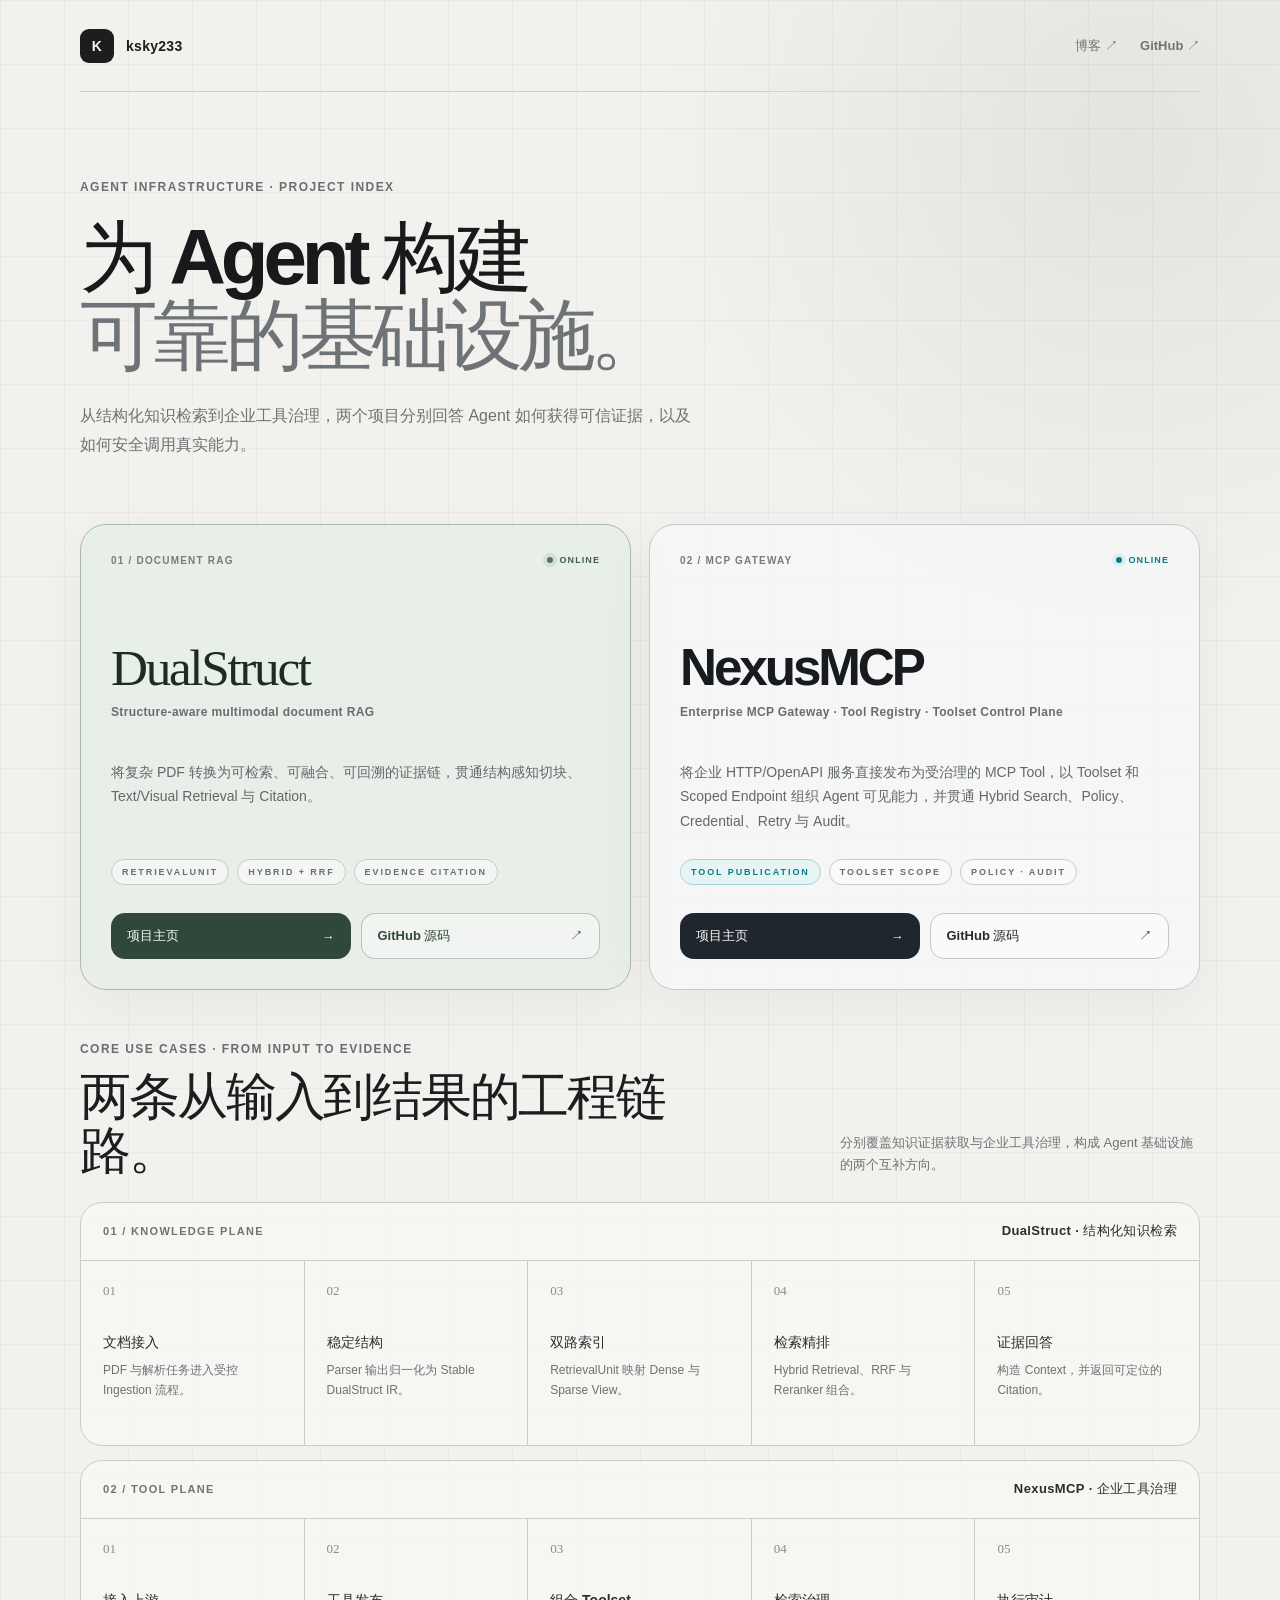
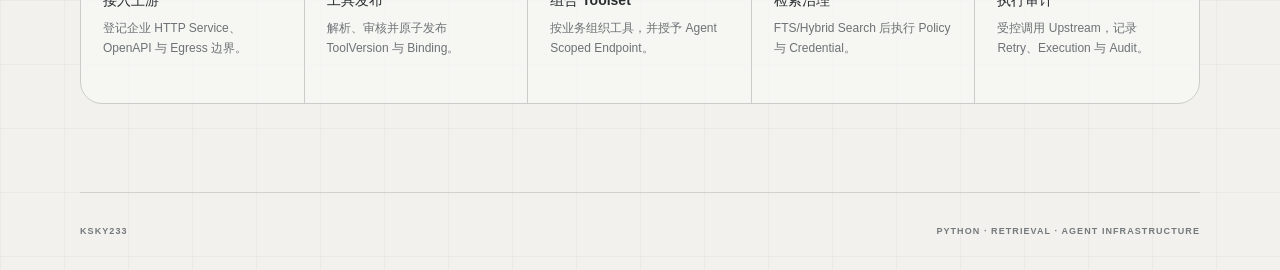
<file: index.html>
<!doctype html>
<html lang="zh-CN">
  <head>
    <meta charset="UTF-8" />
    <meta name="viewport" content="width=device-width, initial-scale=1.0" />
    <meta name="description" content="ksky233 的 Agent Infrastructure 工程项目主页，涵盖结构化知识检索与企业工具治理。" />
    <meta name="theme-color" content="#eeeee9" />
    <meta property="og:title" content="ksky233 · Agent Infrastructure" />
    <meta property="og:description" content="从结构化知识检索到企业工具治理，为 Agent 构建可靠的基础设施。" />
    <meta property="og:type" content="website" />
    <meta property="og:url" content="https://dearloom.me/" />
    <link rel="canonical" href="https://dearloom.me/" />
    <link rel="stylesheet" href="./styles.css" />
    <title>ksky233 · Agent Infrastructure</title>
  </head>
  <body>
    <a class="skip-link" href="#projects">跳转到项目</a>
    <div class="page-shell">
      <header class="site-header">
        <a class="identity" href="./" aria-label="ksky233 首页">
          <span class="identity-mark" aria-hidden="true">K</span>
          <span>ksky233</span>
        </a>
        <nav class="site-nav" aria-label="站点导航">
          <a class="quiet-link" href="https://blog.dearloom.me" rel="noreferrer" target="_blank">博客 <span aria-hidden="true">↗</span></a>
          <a class="quiet-link" href="https://github.com/ksky233" rel="noreferrer" target="_blank">GitHub <span aria-hidden="true">↗</span></a>
        </nav>
      </header>

      <main>
        <section class="hero">
          <p class="eyebrow">AGENT INFRASTRUCTURE · PROJECT INDEX</p>
          <h1>为 Agent 构建<br /><span>可靠的基础设施。</span></h1>
          <p class="hero-copy">从结构化知识检索到企业工具治理，两个项目分别回答 Agent 如何获得可信证据，以及如何安全调用真实能力。</p>
        </section>

        <section id="projects" class="project-grid" aria-label="项目列表">
          <article class="project-card dualstruct-card">
            <div class="card-meta">
              <span>01 / DOCUMENT RAG</span>
              <span class="status"><i></i> ONLINE</span>
            </div>
            <div>
              <h2>DualStruct</h2>
              <p class="project-subtitle">Structure-aware multimodal document RAG</p>
              <p class="project-copy">将复杂 PDF 转换为可检索、可融合、可回溯的证据链，贯通结构感知切块、Text/Visual Retrieval 与 Citation。</p>
            </div>
            <ul class="tag-list" aria-label="DualStruct 关键词">
              <li>RetrievalUnit</li>
              <li>Hybrid + RRF</li>
              <li>Evidence Citation</li>
            </ul>
            <div class="project-actions">
              <a class="project-action" href="https://dualstruct.dearloom.me">项目主页 <span aria-hidden="true">→</span></a>
              <a class="project-action project-action-outline" href="https://github.com/ksky233/DualStruct" rel="noreferrer" target="_blank">GitHub 源码 <span aria-hidden="true">↗</span></a>
            </div>
          </article>

          <article class="project-card nexusmcp-card">
            <div class="card-meta">
              <span>02 / MCP GATEWAY</span>
              <span class="status"><i></i> ONLINE</span>
            </div>
            <div>
              <h2>NexusMCP</h2>
              <p class="project-subtitle">Enterprise MCP Gateway · Tool Registry · Toolset Control Plane</p>
              <p class="project-copy">将企业 HTTP/OpenAPI 服务直接发布为受治理的 MCP Tool，以 Toolset 和 Scoped Endpoint 组织 Agent 可见能力，并贯通 Hybrid Search、Policy、Credential、Retry 与 Audit。</p>
            </div>
            <ul class="tag-list" aria-label="NexusMCP 关键词">
              <li>Tool Publication</li>
              <li>Toolset Scope</li>
              <li>Policy · Audit</li>
            </ul>
            <div class="project-actions">
              <a class="project-action" href="https://nexusmcp.dearloom.me">项目主页 <span aria-hidden="true">→</span></a>
              <a class="project-action project-action-outline" href="https://github.com/ksky233/NexusMCP" rel="noreferrer" target="_blank">GitHub 源码 <span aria-hidden="true">↗</span></a>
            </div>
          </article>
        </section>

        <section class="workflow-section" aria-labelledby="workflow-title">
          <div class="workflow-heading">
            <div>
              <p class="eyebrow">CORE USE CASES · FROM INPUT TO EVIDENCE</p>
              <h2 id="workflow-title">两条从输入到结果的工程链路。</h2>
            </div>
            <p>分别覆盖知识证据获取与企业工具治理，构成 Agent 基础设施的两个互补方向。</p>
          </div>

          <article class="workflow-card">
            <div class="workflow-card-header"><span>01 / KNOWLEDGE PLANE</span><strong>DualStruct · 结构化知识检索</strong></div>
            <ol class="workflow-list">
              <li><span>01</span><strong>文档接入</strong><p>PDF 与解析任务进入受控 Ingestion 流程。</p></li>
              <li><span>02</span><strong>稳定结构</strong><p>Parser 输出归一化为 Stable DualStruct IR。</p></li>
              <li><span>03</span><strong>双路索引</strong><p>RetrievalUnit 映射 Dense 与 Sparse View。</p></li>
              <li><span>04</span><strong>检索精排</strong><p>Hybrid Retrieval、RRF 与 Reranker 组合。</p></li>
              <li><span>05</span><strong>证据回答</strong><p>构造 Context，并返回可定位的 Citation。</p></li>
            </ol>
          </article>

          <article class="workflow-card">
            <div class="workflow-card-header"><span>02 / TOOL PLANE</span><strong>NexusMCP · 企业工具治理</strong></div>
            <ol class="workflow-list">
              <li><span>01</span><strong>接入上游</strong><p>登记企业 HTTP Service、OpenAPI 与 Egress 边界。</p></li>
              <li><span>02</span><strong>工具发布</strong><p>解析、审核并原子发布 ToolVersion 与 Binding。</p></li>
              <li><span>03</span><strong>组合 Toolset</strong><p>按业务组织工具，并授予 Agent Scoped Endpoint。</p></li>
              <li><span>04</span><strong>检索治理</strong><p>FTS/Hybrid Search 后执行 Policy 与 Credential。</p></li>
              <li><span>05</span><strong>执行审计</strong><p>受控调用 Upstream，记录 Retry、Execution 与 Audit。</p></li>
            </ol>
          </article>
        </section>
      </main>

      <footer><span>ksky233</span><span>Python · Retrieval · Agent Infrastructure</span></footer>
    </div>
  </body>
</html>
</file>
<file: styles.css>
:root {
  color: #1b1d1f;
  background: #f2f1ed;
  font-family: Inter, ui-sans-serif, -apple-system, BlinkMacSystemFont, "Segoe UI", sans-serif;
  font-synthesis: none;
  text-rendering: optimizeLegibility;
}

* { box-sizing: border-box; }
html { scroll-behavior: smooth; }

body {
  margin: 0;
  min-width: 320px;
  min-height: 100vh;
  background:
    radial-gradient(circle at 88% 8%, rgba(28, 32, 35, 0.065), transparent 30rem),
    linear-gradient(rgba(26, 29, 31, 0.032) 1px, transparent 1px),
    linear-gradient(90deg, rgba(26, 29, 31, 0.032) 1px, transparent 1px),
    #f2f1ed;
  background-size: auto, 4rem 4rem, 4rem 4rem, auto;
}

a { color: inherit; text-decoration: none; }

.skip-link {
  position: fixed;
  top: 12px;
  left: 12px;
  z-index: 10;
  padding: 10px 14px;
  border-radius: 10px;
  color: #f7f7f4;
  background: #1b1d1f;
  transform: translateY(-150%);
  transition: transform 160ms ease;
}

.skip-link:focus { transform: translateY(0); }

.page-shell {
  width: min(1120px, calc(100% - 40px));
  min-height: 100vh;
  margin: 0 auto;
  display: flex;
  flex-direction: column;
}

.site-header {
  min-height: 92px;
  display: flex;
  align-items: center;
  justify-content: space-between;
  border-bottom: 1px solid #d2d1cc;
}

.identity {
  display: inline-flex;
  align-items: center;
  gap: 12px;
  font-size: 14px;
  font-weight: 700;
  letter-spacing: 0.02em;
}

.identity-mark {
  width: 34px;
  height: 34px;
  display: grid;
  place-items: center;
  border-radius: 9px;
  color: #f7f7f4;
  background: #1b1d1f;
  font-size: 14px;
  font-weight: 800;
}

.site-nav {
  display: flex;
  align-items: center;
  gap: 22px;
}

.quiet-link {
  color: #707579;
  font-size: 13px;
  font-weight: 600;
  transition: color 160ms ease;
}

.quiet-link:hover { color: #17191b; }
main { flex: 1; }
.hero { padding: 88px 0 64px; }

.eyebrow,
.card-meta,
.status,
.tag-list,
footer {
  text-transform: uppercase;
  letter-spacing: 0.12em;
}

.eyebrow {
  margin: 0 0 24px;
  color: #696e72;
  font-size: 12px;
  font-weight: 800;
}

h1, h2, p { margin-top: 0; }

h1 {
  max-width: 850px;
  margin-bottom: 28px;
  color: #17191b;
  font-size: clamp(3rem, 6.1vw, 5.15rem);
  font-weight: 680;
  line-height: 1;
  letter-spacing: -0.065em;
}

h1 span { color: #6d7377; }

.hero-copy {
  max-width: 620px;
  margin-bottom: 0;
  color: #6d7275;
  font-size: 16px;
  line-height: 1.8;
}

.project-grid {
  display: grid;
  grid-template-columns: repeat(2, minmax(0, 1fr));
  gap: 18px;
  padding-bottom: 52px;
}

.project-card {
  position: relative;
  min-height: 430px;
  padding: 30px;
  display: flex;
  flex-direction: column;
  overflow: hidden;
  border: 1px solid #c9c9c5;
  border-radius: 26px;
  background: rgba(248, 248, 245, 0.78);
  box-shadow: 0 18px 60px rgba(24, 27, 29, 0.045);
  transition: transform 180ms ease, border-color 180ms ease, background 180ms ease;
}

.project-card:hover {
  transform: translateY(-3px);
  border-color: #aeb1b2;
  background: rgba(250, 250, 248, 0.95);
}

.dualstruct-card {
  border-color: #a9b9af;
  background: rgba(230, 237, 231, 0.78);
}

.dualstruct-card:hover {
  border-color: #8fa397;
  background: rgba(240, 244, 239, 0.94);
}

.nexusmcp-card {
  border-color: #c4c9cd;
  background: rgba(245, 247, 247, 0.9);
}

.nexusmcp-card:hover {
  border-color: #aeb6bc;
  background: #fafbfa;
}

.card-meta {
  display: flex;
  align-items: center;
  justify-content: space-between;
  gap: 12px;
  margin-bottom: 72px;
  color: #767b7e;
  font-size: 10px;
  font-weight: 800;
}

.status {
  display: inline-flex;
  align-items: center;
  gap: 7px;
  color: #666c70;
  font-size: 9px;
  font-weight: 800;
}

.status i {
  width: 6px;
  height: 6px;
  border-radius: 50%;
  background: #70777c;
  box-shadow: 0 0 0 4px rgba(112, 119, 124, 0.11);
}

h2 {
  margin-bottom: 8px;
  color: #1b1d1f;
  font-size: clamp(2.1rem, 4vw, 3.4rem);
  font-weight: 650;
  letter-spacing: -0.045em;
}

.dualstruct-card h2 {
  color: #1d2b24;
  font-family: Georgia, "Times New Roman", serif;
  font-weight: 500;
}

.nexusmcp-card h2 {
  color: #171a1f;
  font-family: Inter, ui-sans-serif, -apple-system, BlinkMacSystemFont, "Segoe UI", sans-serif;
  font-weight: 720;
  letter-spacing: -0.06em;
}

.project-subtitle {
  min-height: 2.6em;
  margin-bottom: 24px;
  color: #676d70;
  font-size: 12px;
  font-weight: 700;
  letter-spacing: 0.03em;
}

.project-copy {
  max-width: 500px;
  margin-bottom: 26px;
  color: #62686b;
  font-size: 14px;
  line-height: 1.75;
}

.tag-list {
  margin: auto 0 28px;
  padding: 0;
  display: flex;
  flex-wrap: wrap;
  gap: 8px;
  list-style: none;
}

.tag-list li {
  padding: 7px 10px;
  border: 1px solid #c9cbca;
  border-radius: 999px;
  color: #696f72;
  font-size: 9px;
  font-weight: 800;
  background: rgba(252, 252, 250, 0.62);
}

.project-actions {
  display: grid;
  grid-template-columns: 1fr 1fr;
  gap: 10px;
}

.project-action {
  min-height: 46px;
  padding: 0 16px;
  display: flex;
  align-items: center;
  justify-content: space-between;
  border-radius: 14px;
  color: #f7f7f4;
  background: #1b1d1f;
  font-size: 13px;
  font-weight: 700;
  transition: background 160ms ease;
}

.project-action:hover { background: #090a0b; }

.project-action-outline {
  border: 1px solid #c4c7c8;
  color: #272b2e;
  background: rgba(252, 252, 250, 0.7);
}

.project-action-outline:hover { background: #e9eae8; }

.dualstruct-card .status { color: #416051; }
.dualstruct-card .status i { background: #527563; box-shadow: 0 0 0 4px rgba(82, 117, 99, 0.12); }
.dualstruct-card .project-action:not(.project-action-outline) { background: #30483c; }
.dualstruct-card .project-action:not(.project-action-outline):hover { background: #24382e; }
.dualstruct-card .project-action-outline { border-color: rgba(48, 72, 60, 0.28); color: #30483c; background: rgba(250, 250, 247, 0.5); }
.dualstruct-card .project-action-outline:hover { background: rgba(225, 232, 225, 0.72); }

.nexusmcp-card .status { color: #087d84; }
.nexusmcp-card .status i { background: #087d84; box-shadow: 0 0 0 4px rgba(155, 211, 214, 0.24); }
.nexusmcp-card .tag-list li:first-child { border-color: #a2d4d6; color: #087d84; background: #e7f4f4; }
.nexusmcp-card .project-action:not(.project-action-outline) { background: #20262d; }
.nexusmcp-card .project-action:not(.project-action-outline):hover { background: #111419; }
.error-action { width: min(220px, 100%); }
.workflow-section { padding-bottom: 88px; }

.workflow-heading {
  margin-bottom: 24px;
  display: flex;
  align-items: flex-end;
  justify-content: space-between;
  gap: 48px;
}

.workflow-heading .eyebrow { margin-bottom: 14px; }

.workflow-heading h2 {
  max-width: 650px;
  margin-bottom: 0;
  font-size: clamp(2rem, 4vw, 3.25rem);
  line-height: 1.05;
}

.workflow-heading > p {
  max-width: 360px;
  margin-bottom: 2px;
  color: #6d7275;
  font-size: 13px;
  line-height: 1.7;
}

.workflow-card {
  margin-top: 14px;
  overflow: hidden;
  border: 1px solid #cccdca;
  border-radius: 22px;
  background: rgba(248, 248, 245, 0.78);
}

.workflow-card-header {
  min-height: 58px;
  padding: 0 22px;
  display: flex;
  align-items: center;
  justify-content: space-between;
  gap: 20px;
  border-bottom: 1px solid #cccdca;
  color: #6f7477;
  font-size: 11px;
  font-weight: 800;
  letter-spacing: 0.12em;
}

.workflow-card-header strong {
  color: #292d30;
  font-size: 13px;
  letter-spacing: 0.03em;
}

.workflow-list {
  margin: 0;
  padding: 0;
  display: grid;
  grid-template-columns: repeat(5, minmax(0, 1fr));
  list-style: none;
}

.workflow-list li {
  min-height: 184px;
  padding: 22px;
  border-right: 1px solid #cccdca;
}

.workflow-list li:last-child { border-right: 0; }

.workflow-list li > span {
  display: block;
  margin-bottom: 35px;
  color: #858b8f;
  font-family: Georgia, "Times New Roman", serif;
  font-size: 13px;
}

.workflow-list li > strong {
  display: block;
  margin-bottom: 9px;
  color: #292d30;
  font-size: 14px;
}

.workflow-list li > p {
  margin-bottom: 0;
  color: #6d7275;
  font-size: 12px;
  line-height: 1.65;
}

footer {
  min-height: 78px;
  display: flex;
  align-items: center;
  justify-content: space-between;
  gap: 20px;
  border-top: 1px solid #d2d1cc;
  color: #74797c;
  font-size: 9px;
  font-weight: 800;
}

@media (max-width: 760px) {
  .page-shell { width: min(100% - 24px, 680px); }
  .site-header { min-height: 76px; }
  .hero { padding: 62px 4px 46px; }
  h1 { font-size: clamp(2.7rem, 14vw, 4.6rem); line-height: 1.02; }
  .project-grid { grid-template-columns: 1fr; padding-bottom: 42px; }
  .project-card { min-height: 390px; padding: 24px; }
  .card-meta { margin-bottom: 54px; }
  .workflow-heading, footer { align-items: flex-start; flex-direction: column; }
  footer { padding: 24px 0; }
  .workflow-section { padding-bottom: 60px; }
  .workflow-heading { gap: 16px; }
  .workflow-list { grid-template-columns: 1fr; }
  .workflow-list li { min-height: auto; padding: 20px; border-right: 0; border-bottom: 1px solid #c7ccc6; }
  .workflow-list li:last-child { border-bottom: 0; }
  .workflow-list li > span { margin-bottom: 16px; }
}

@media (max-width: 460px) {
  .project-actions { grid-template-columns: 1fr; }
}

@media (prefers-reduced-motion: reduce) {
  html { scroll-behavior: auto; }
  *, *::before, *::after { transition-duration: 0.01ms !important; }
}
</file>
